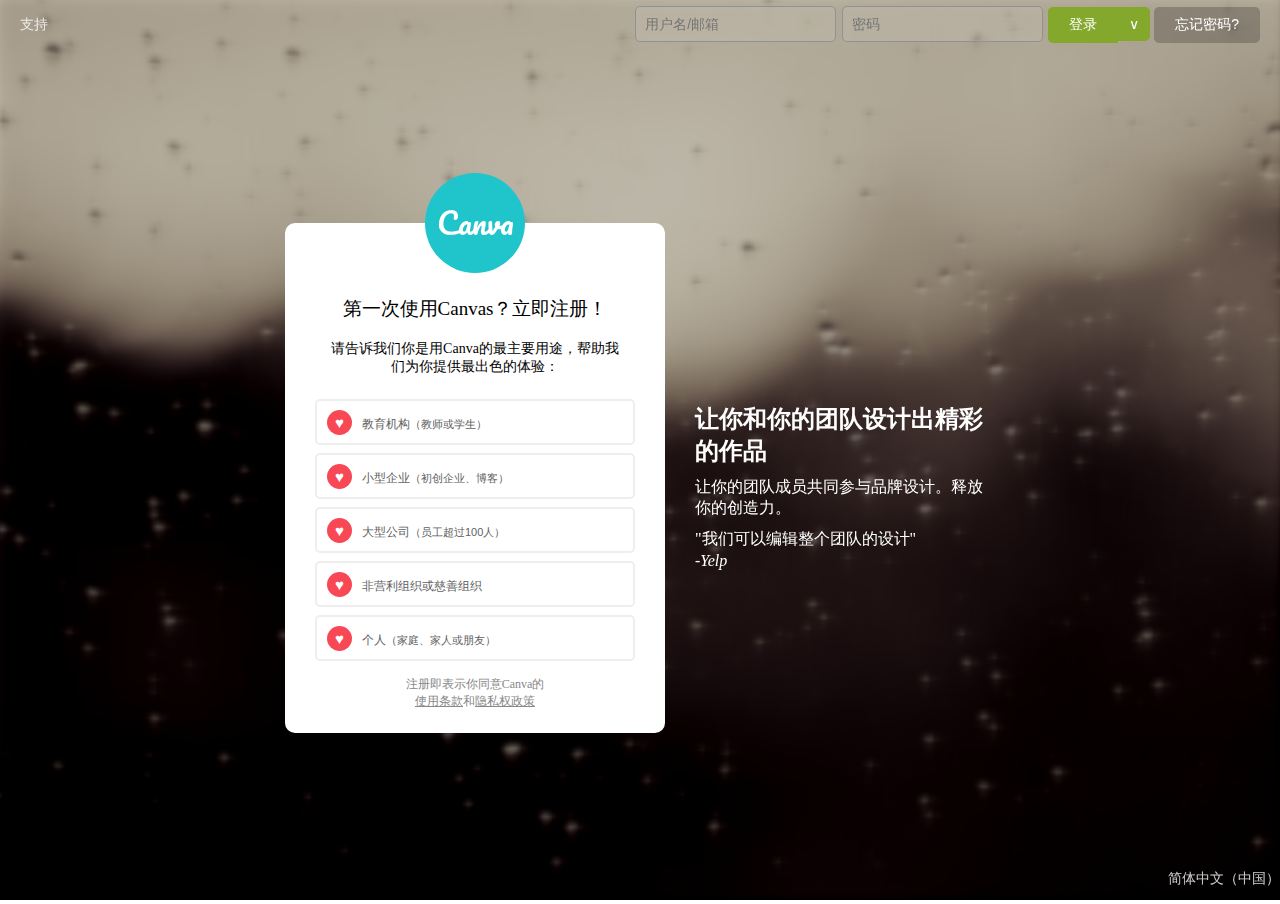
<file: index.html>
<!DOCTYPE html>
<html>
<head>
	<meta charset="utf-8">
	<title>Miracle Canvas</title>
	<link href='http://fonts.font.im/css?family=Pacifico' rel='stylesheet' type='text/css'>
	<link rel="stylesheet" type="text/css" href="styles/style.css">
</head>
<body>
    <div id="canvasBg"></div>
    <div id="logIn">
    	<header>
    		<span class="logo"><a href="#">支持</a></span>
    		<div class="log">
    			<form>
    				<input type="text" id="userName" placeholder="用户名/邮箱">
    				<input type="password" id="password" placeholder="密码">
    				<span class="btn-group">
    					<button type="button" class="left-btn">登录</button><button type="button" class="right-btn">&#8744;</button>
    				</span>
    				<button type="button" class="forget-btn">忘记密码?</button>
    			</form>
    		</div>
    	</header>
	    <div id="main">
	    	<div class="register-pannel">
	    		<div class="banner">Canva</div>
	    		<div class="register">
	    			<header>第一次使用Canvas？立即注册！</header>
	    			<p>请告诉我们你是用Canva的最主要用途，帮助我们为你提供最出色的体验：</p>
	    			<form>
	    				<button type="button">教育机构<span>（教师或学生）</span></button><br/>
	    				<button type="button">小型企业<span>（初创企业、博客）</span></button><br/>
	    				<button type="button">大型公司<span>（员工超过100人）</span></button><br/>
	    				<button type="button">非营利组织或慈善组织</button><br/>
	    				<button type="button">个人<span>（家庭、家人或朋友）</span></button><br/>
	    			</form>
	    		</div>
	    		<div class="register-footer">注册即表示你同意Canva的<a href="#">使用条款</a>和<a href="#">隐私权政策</a></div>
	    	</div>
	    	<div class="info">
	    		<h2>让你和你的团队设计出精彩的作品</h2>
	    		<p>让你的团队成员共同参与品牌设计。释放你的创造力。</p>
	    		<p>"我们可以编辑整个团队的设计"</p>
	    		<p>-Yelp</p>
	    	</div>
	    </div>
	    <footer><a href="#">简体中文（中国）</a></footer>
    </div>
    <script type="text/javascript" src="scripts/tools.js"></script>
    <script type="text/javascript" src="scripts/test.js"></script>
</body>
</html>
</file>
<file: styles/style.css>
*{
	padding: 0;
	margin: 0;
}
body,html{
	height: 100%;
}
#canvasBg{
	width: 100%;
	height: 100vh;
	position: absolute;
	left: 0;
	top: 0;
	z-index: -100;
}

#logIn {
	height: 100vh;
	width: 100%;
	display: flex;
	flex-direction: column;
}

header, footer {
	flex: 1;
}

#main {
	height: 90%;
}

/*header*/
header {
	display: flex;
	justify-content: space-between;
	align-items: center;
	padding: 3px 20px;
}

header span.logo a {
	font-size: 14px;
	color: rgba(255,255,255,.8);
	text-decoration: none;
	cursor: pointer;
}

header span.log a:hover {
	color: rgba(255,255,255);
}

header div.log input {
	font-size: 14px;
	border: 1px solid #919191;
	border-radius: 5px;
	outline: none;
	margin: 1px;
	background: rgba(255,255,255,.1);
	padding: 9px;
	color: rgba(255,255,255,.8);
}

header div.log input:focus {
	border: 2px solid #00c4cc;
	color: #fff;
}

header div.log button, span.btn-group button {
	cursor: pointer;
	color: #fff;
	border-radius: 5px;
	border: 1px solid transparent;
	font-size: 14px;
	outline: none;
	padding: 8px 20px;
}

span.btn-group button {
	background-color: #83a82b;
}

span.btn-group button:hover {
	background-color: #a5d92b;
}

span.btn-group button.left-btn {
	border-top-right-radius: 0;
	border-bottom-right-radius: 0;
}

span.btn-group button.right-btn {
	border-top-left-radius: 0;
	border-bottom-left-radius: 0;
	padding: 8px 10px;
}

header div.log button.forget-btn {
	background-color: rgba(0,0,0,0.2);
}

header div.log button.forget-btn:hover {
	background-color: rgba(0,0,0,0.4);
}

/*main*/
#main {
	display: flex;
	justify-content: center;
	align-items: center;
}

.register-pannel {
	position: relative;
	background-color: #fff;
	color: #000;
	box-sizing: border-box;
	width: 380px;
	height: 510px;
	padding: 30px;
	border-radius: 10px;
	margin-top: 50px;
	font-weight: lighter;
}
.banner {
	position: absolute;
	top: -50px;
	left: 50%;
	margin-left: -50px;
	width: 100px;
	height: 100px;
	border-radius: 50%;

	color: #fff;
	background-color: rgb(32, 196, 203);
	line-height: 100px;
	text-align: center;
	font-family: 'Pacifico', cursive;
	font-size: 30px;
}
.register {
	margin-top: 40px;
	text-align: center;
	font-size: 14px;
}

.register header{
	font-size: 19px;
	display: inline-block;
}
.register p {
	margin: 15px 15px;
}

.register form button {
	display: inline-block;
	position: relative;
	border: 2px solid #eee;
	border-radius: 5px;
	background-color: #fff;
	margin-top: 8px;
	width: 100%;
	height: 46px;

	font-size: 12px;
	color: #616161;
	cursor: pointer;
	text-align: initial;
}
.register form button span {
	font-size: 11px;
}
.register form button::before {
	content: '♥';
	display: inline-block;
	color: #fff;
	background-color: rgb(248, 72, 86);
	margin: 0 10px;
	width: 25px;
	height: 25px;
	border-radius: 50%;
	text-align: center;
	line-height: 25px;
	font-size: 15px;
}

.register form button::after {
	content: '>';
	position: absolute;
	top: 50%;
	transform: translate(0,-50%);
	right: 20px;
	display: inline-block;
	opacity: 0;
	transition: opacity 0.3s, right 0.2s;
}

.register form button:hover {
	background-color: #ebeced;
}

.register form button:hover::after {
	right: 15px;
	opacity: 1;
}

.register-footer {
	font-size: 12px;
	color: #888;
	margin: 15px 85px;
	text-align: center;
}
.register-footer a{
	color: #888;
}

.info {
	padding-left: 30px;
	width: 300px;
	height: 100px;
	color: #fff;
}
.info p {
	margin-top: 10px;
}
.info p:last-child{
	margin-top: 2px;
	font-style: italic;
}
/*footer*/
footer {
	display: flex;
	align-items: center;
	justify-content: flex-end;
}
footer a {
	text-decoration: none;
	color: rgba(255,255,255,.8);
	font-size: 14px;
	cursor: pointer;
}

footer a:hover {
	color: rgba(255,255,255);
}
</file>
